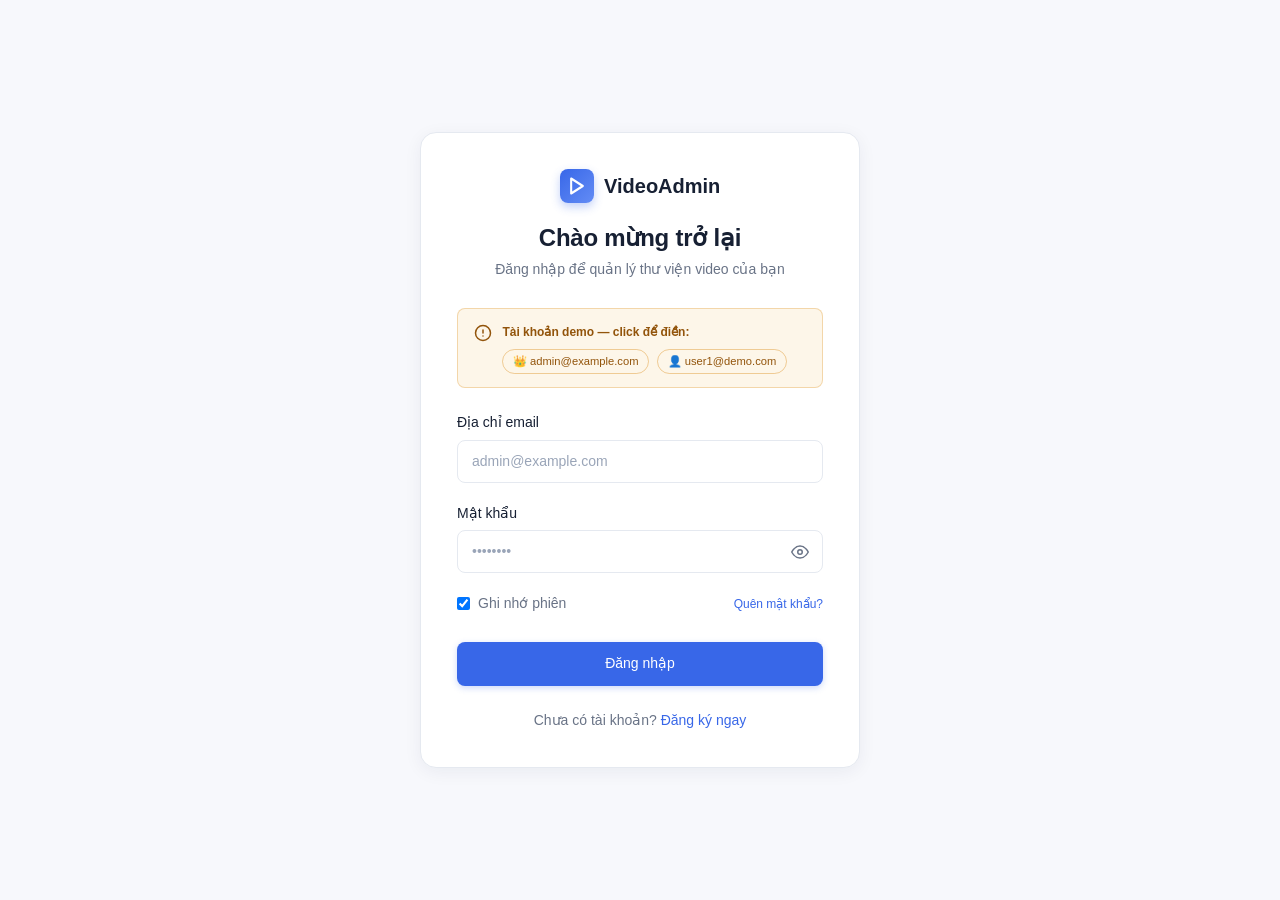
<file: login.html>
<!DOCTYPE html>
<html lang="vi">
<head>
  <meta charset="UTF-8">
  <meta name="viewport" content="width=device-width, initial-scale=1.0">
  <title>Đăng nhập — Video Admin</title>
  <link rel="stylesheet" href="assets/css/reset.css">
  <link rel="stylesheet" href="assets/css/variables.css">
  <link rel="stylesheet" href="assets/css/layout.css">
  <link rel="stylesheet" href="assets/css/components.css">
  <link rel="stylesheet" href="assets/css/pages.css">
</head>
<body class="auth-page-body">
  <div class="auth-container">
    <div class="auth-card">

      <!-- Brand -->
      <div class="auth-header">
        <a href="index.html" class="auth-brand">
          <div class="brand-icon">
            <svg width="20" height="20" viewBox="0 0 24 24" fill="none" stroke="currentColor" stroke-width="2.5" stroke-linecap="round" stroke-linejoin="round">
              <polygon points="5 3 19 12 5 21 5 3"></polygon>
            </svg>
          </div>
          <span>VideoAdmin</span>
        </a>
        <h2 class="auth-title">Chào mừng trở lại</h2>
        <p class="auth-subtitle">Đăng nhập để quản lý thư viện video của bạn</p>
      </div>

      <!-- Demo credentials hint -->
      <div class="demo-alert" role="alert">
        <svg viewBox="0 0 24 24" fill="none" stroke="currentColor" stroke-width="2" stroke-linecap="round" stroke-linejoin="round">
          <circle cx="12" cy="12" r="10"></circle>
          <line x1="12" y1="8" x2="12" y2="12"></line>
          <line x1="12" y1="16" x2="12.01" y2="16"></line>
        </svg>
        <div>
          <strong>Tài khoản demo — click để điền:</strong><br>
          <span style="display:flex;flex-wrap:wrap;gap:0.5rem;margin-top:0.5rem;">
            <button type="button" class="demo-chip"
              data-fill-email="admin@example.com" data-fill-pass="admin123"
              style="padding:0.2rem 0.6rem;font-size:0.7rem;border:1px solid rgba(217,138,22,.4);border-radius:999px;background:transparent;cursor:pointer;color:inherit;">
              👑 admin@example.com
            </button>
            <button type="button" class="demo-chip"
              data-fill-email="user1@demo.com" data-fill-pass="user123"
              style="padding:0.2rem 0.6rem;font-size:0.7rem;border:1px solid rgba(217,138,22,.4);border-radius:999px;background:transparent;cursor:pointer;color:inherit;">
              👤 user1@demo.com
            </button>
          </span>
        </div>
      </div>

      <!-- Login Form -->
      <form id="login-form" novalidate>

        <!-- Email -->
        <div class="form-group">
          <label for="login-email" class="form-label">Địa chỉ email</label>
          <input
            type="email"
            id="login-email"
            class="form-input"
            placeholder="admin@example.com"
            required
            autocomplete="email"
          >
        </div>

        <!-- Password -->
        <div class="form-group">
          <label for="login-password" class="form-label">Mật khẩu</label>
          <div class="input-password-wrapper">
            <input
              type="password"
              id="login-password"
              class="form-input"
              placeholder="••••••••"
              required
              autocomplete="current-password"
            >
            <button type="button" id="toggle-password-btn" class="btn-toggle-password" aria-label="Hiện mật khẩu">
              <svg width="18" height="18" viewBox="0 0 24 24" fill="none" stroke="currentColor" stroke-width="2" stroke-linecap="round" stroke-linejoin="round">
                <path d="M1 12s4-8 11-8 11 8 11 8-4 8-11 8-11-8-11-8z"></path>
                <circle cx="12" cy="12" r="3"></circle>
              </svg>
            </button>
          </div>
        </div>

        <!-- Remember + Forgot -->
        <div class="auth-extra-row">
          <label class="form-checkbox-label">
            <input type="checkbox" id="remember-me" checked>
            <span>Ghi nhớ phiên</span>
          </label>
          <a href="forgot-password.html" style="color:var(--color-primary);font-size:var(--font-size-xs);font-weight:500;">
            Quên mật khẩu?
          </a>
        </div>

        <!-- Submit -->
        <button type="submit" class="btn btn-primary btn-block" style="padding:0.75rem;margin-top:0.5rem;">
          Đăng nhập
        </button>
      </form>

      <div class="auth-footer">
        Chưa có tài khoản? <a href="register.html">Đăng ký ngay</a>
      </div>
    </div>
  </div>

  <script type="module">
    import { LoginPage } from './assets/js/pages/login.js';
    document.addEventListener('DOMContentLoaded', () => {
      LoginPage.init();
    });
  </script>
</body>
</html>
</file>
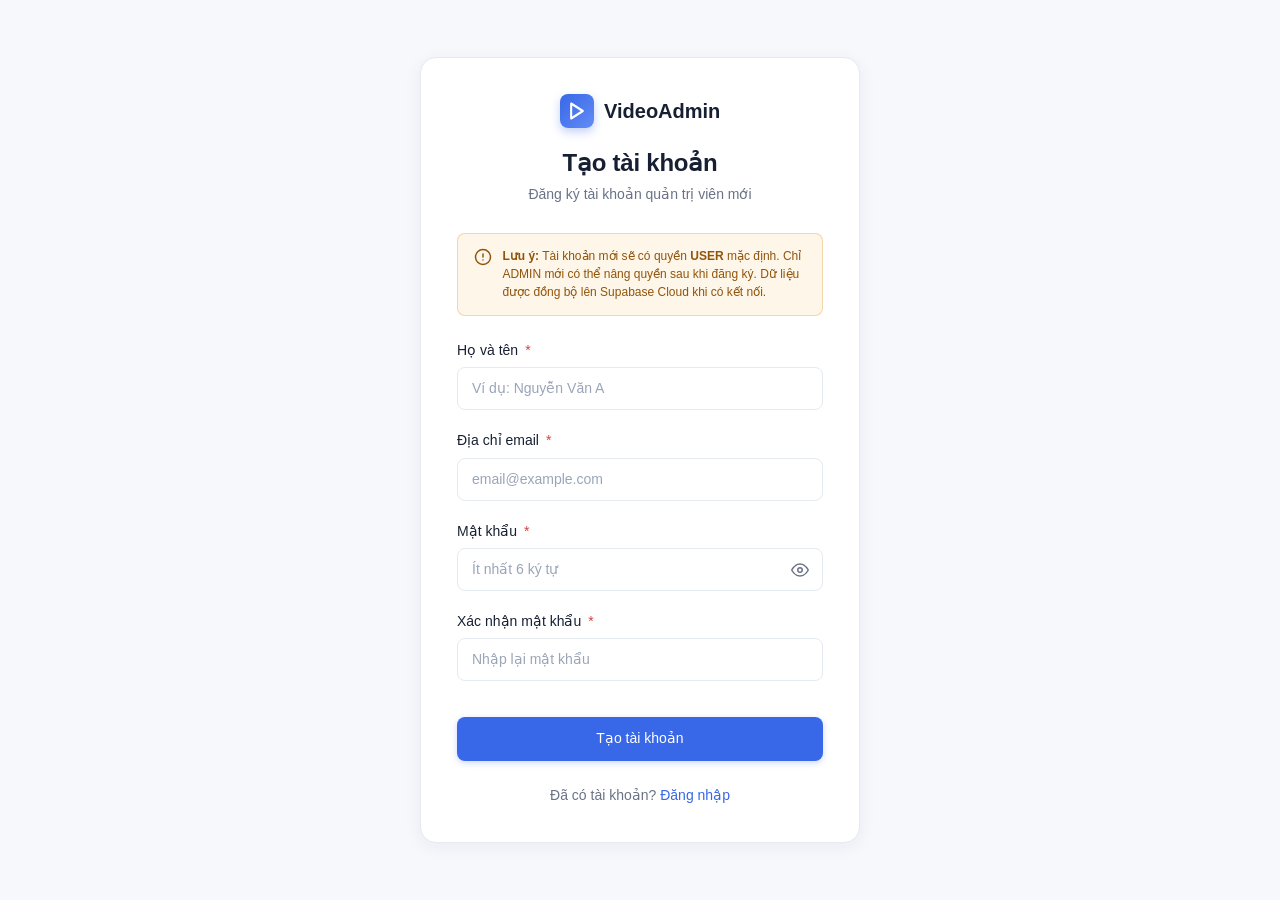
<file: register.html>
<!DOCTYPE html>
<html lang="vi">
<head>
  <meta charset="UTF-8">
  <meta name="viewport" content="width=device-width, initial-scale=1.0">
  <title>Đăng ký tài khoản — Video Admin</title>
  <link rel="stylesheet" href="assets/css/reset.css">
  <link rel="stylesheet" href="assets/css/variables.css">
  <link rel="stylesheet" href="assets/css/layout.css">
  <link rel="stylesheet" href="assets/css/components.css">
  <link rel="stylesheet" href="assets/css/pages.css">
</head>
<body class="auth-page-body">
  <div class="auth-container">
    <div class="auth-card">

      <!-- Brand -->
      <div class="auth-header">
        <a href="index.html" class="auth-brand">
          <div class="brand-icon">
            <svg width="20" height="20" viewBox="0 0 24 24" fill="none" stroke="currentColor" stroke-width="2.5" stroke-linecap="round" stroke-linejoin="round">
              <polygon points="5 3 19 12 5 21 5 3"></polygon>
            </svg>
          </div>
          <span>VideoAdmin</span>
        </a>
        <h2 class="auth-title">Tạo tài khoản</h2>
        <p class="auth-subtitle">Đăng ký tài khoản quản trị viên mới</p>
      </div>

      <!-- Notice -->
      <div class="demo-alert" role="alert">
        <svg viewBox="0 0 24 24" fill="none" stroke="currentColor" stroke-width="2" stroke-linecap="round" stroke-linejoin="round">
          <circle cx="12" cy="12" r="10"></circle>
          <line x1="12" y1="8" x2="12" y2="12"></line>
          <line x1="12" y1="16" x2="12.01" y2="16"></line>
        </svg>
        <div>
          <strong>Lưu ý:</strong> Tài khoản mới sẽ có quyền <strong>USER</strong> mặc định.
          Chỉ ADMIN mới có thể nâng quyền sau khi đăng ký.
          Dữ liệu được đồng bộ lên Supabase Cloud khi có kết nối.
        </div>
      </div>

      <!-- Register Form -->
      <form id="register-form" novalidate>

        <!-- Full Name -->
        <div class="form-group">
          <label for="register-name" class="form-label">Họ và tên <span class="required">*</span></label>
          <input
            type="text"
            id="register-name"
            class="form-input"
            placeholder="Ví dụ: Nguyễn Văn A"
            required
            autocomplete="name"
          >
        </div>

        <!-- Email -->
        <div class="form-group">
          <label for="register-email" class="form-label">Địa chỉ email <span class="required">*</span></label>
          <input
            type="email"
            id="register-email"
            class="form-input"
            placeholder="email@example.com"
            required
            autocomplete="email"
          >
        </div>

        <!-- Password -->
        <div class="form-group">
          <label for="register-password" class="form-label">Mật khẩu <span class="required">*</span></label>
          <div class="input-password-wrapper">
            <input
              type="password"
              id="register-password"
              class="form-input"
              placeholder="Ít nhất 6 ký tự"
              required
              autocomplete="new-password"
            >
            <button type="button" id="toggle-password-btn" class="btn-toggle-password" aria-label="Hiện mật khẩu">
              <svg width="18" height="18" viewBox="0 0 24 24" fill="none" stroke="currentColor" stroke-width="2" stroke-linecap="round" stroke-linejoin="round">
                <path d="M1 12s4-8 11-8 11 8 11 8-4 8-11 8-11-8-11-8z"></path>
                <circle cx="12" cy="12" r="3"></circle>
              </svg>
            </button>
          </div>
          <!-- Password strength indicator -->
          <span id="password-strength" style="font-size:var(--font-size-xs);margin-top:0.3rem;display:block;font-weight:500;"></span>
        </div>

        <!-- Confirm Password -->
        <div class="form-group">
          <label for="register-confirm-password" class="form-label">Xác nhận mật khẩu <span class="required">*</span></label>
          <input
            type="password"
            id="register-confirm-password"
            class="form-input"
            placeholder="Nhập lại mật khẩu"
            required
            autocomplete="new-password"
          >
        </div>

        <!-- Submit -->
        <button type="submit" class="btn btn-primary btn-block" style="padding:0.75rem;margin-top:1rem;">
          Tạo tài khoản
        </button>
      </form>

      <div class="auth-footer">
        Đã có tài khoản? <a href="login.html">Đăng nhập</a>
      </div>
    </div>
  </div>

  <script type="module">
    import { RegisterPage } from './assets/js/pages/register.js';
    document.addEventListener('DOMContentLoaded', () => {
      RegisterPage.init();
    });
  </script>
</body>
</html>
</file>
<file: assets/css/variables.css>
/* ==========================================================================
   Design Tokens & Variables (Light Mode Only)
   ========================================================================== */

:root {
  /* Colors - As specified in 02_UI_UX_GUIDELINES.md */
  --color-bg: #f7f8fc;
  --color-surface: #ffffff;
  --color-surface-muted: #f1f4f9;
  --color-surface-hover: #eaf0f8;
  --color-text: #172033;
  --color-text-muted: #697386;
  --color-text-light: #9aa5b8;
  --color-border: #e5e9f0;
  --color-border-hover: #cbd5e1;

  /* Primary Brand */
  --color-primary: #3867e8;
  --color-primary-hover: #2854cc;
  --color-primary-light: #eff3fe;
  --color-primary-focus: rgba(56, 103, 232, 0.25);

  /* Status / Feedback */
  --color-success: #15966b;
  --color-success-bg: #eaf8f2;
  --color-warning: #d98a16;
  --color-warning-bg: #fdf6e9;
  --color-danger: #d64545;
  --color-danger-bg: #fdf0f0;
  --color-danger-hover: #be3232;

  /* Radii */
  --radius-xs: 4px;
  --radius-sm: 8px;
  --radius-md: 12px;
  --radius-lg: 16px;
  --radius-full: 9999px;

  /* Shadows */
  --shadow-xs: 0 1px 2px rgba(20, 35, 70, 0.04);
  --shadow-sm: 0 2px 6px rgba(20, 35, 70, 0.04);
  --shadow-card: 0 4px 18px rgba(20, 35, 70, 0.06);
  --shadow-dropdown: 0 10px 25px -5px rgba(20, 35, 70, 0.12), 0 8px 10px -6px rgba(20, 35, 70, 0.08);
  --shadow-modal: 0 20px 35px -5px rgba(20, 35, 70, 0.2), 0 10px 15px -5px rgba(20, 35, 70, 0.1);

  /* Typography */
  --font-family-base: -apple-system, BlinkMacSystemFont, 'Segoe UI', Roboto, 'Inter', Helvetica, Arial, sans-serif;
  --font-family-mono: ui-monospace, SFMono-Regular, Menlo, Monaco, Consolas, monospace;

  --font-size-xs: 0.75rem;    /* 12px */
  --font-size-sm: 0.875rem;   /* 14px */
  --font-size-base: 1rem;     /* 16px */
  --font-size-lg: 1.125rem;   /* 18px */
  --font-size-xl: 1.25rem;    /* 20px */
  --font-size-2xl: 1.5rem;    /* 24px */
  --font-size-3xl: 1.875rem;  /* 30px */

  --font-weight-regular: 400;
  --font-weight-medium: 500;
  --font-weight-semibold: 600;
  --font-weight-bold: 700;

  /* Dimensions */
  --sidebar-width: 256px;
  --sidebar-collapsed-width: 72px;
  --header-height: 70px;
  --max-content-width: 1400px;

  /* Transitions */
  --transition-fast: 150ms cubic-bezier(0.4, 0, 0.2, 1);
  --transition-base: 220ms cubic-bezier(0.4, 0, 0.2, 1);

  /* Z-Index */
  --z-sidebar: 100;
  --z-backdrop: 200;
  --z-header: 50;
  --z-dropdown: 150;
  --z-modal: 300;
  --z-toast: 400;
}
</file>
<file: assets/css/layout.css>
/* ==========================================================================
   Application Layout & Grid System
   ========================================================================== */

/* Main layout wrapper */
.app-shell {
  display: flex;
  min-height: 100vh;
  background-color: var(--color-bg);
  color: var(--color-text);
  position: relative;
}

/* Sidebar */
.app-sidebar {
  width: var(--sidebar-width);
  background-color: var(--color-surface);
  border-right: 1px solid var(--color-border);
  display: flex;
  flex-direction: column;
  flex-shrink: 0;
  position: sticky;
  top: 0;
  height: 100vh;
  overflow-y: auto;
  transition: transform var(--transition-base), width var(--transition-base);
  z-index: var(--z-sidebar);
}

.sidebar-header {
  height: var(--header-height);
  display: flex;
  align-items: center;
  justify-content: space-between;
  padding: 0 1.5rem;
  border-bottom: 1px solid var(--color-border);
}

.brand-logo {
  display: flex;
  align-items: center;
  gap: 0.75rem;
  font-size: var(--font-size-lg);
  font-weight: var(--font-weight-bold);
  color: var(--color-text);
  letter-spacing: -0.01em;
}

.brand-icon {
  width: 34px;
  height: 34px;
  border-radius: var(--radius-sm);
  background: linear-gradient(135deg, var(--color-primary), #638cf5);
  display: flex;
  align-items: center;
  justify-content: center;
  color: #ffffff;
  box-shadow: 0 4px 10px rgba(56, 103, 232, 0.3);
}

.sidebar-close-btn {
  display: none;
  padding: 0.4rem;
  border-radius: var(--radius-sm);
  color: var(--color-text-muted);
}

.sidebar-nav {
  flex: 1;
  padding: 1.25rem 1rem;
  display: flex;
  flex-direction: column;
  gap: 0.25rem;
}

.nav-section-title {
  font-size: var(--font-size-xs);
  font-weight: var(--font-weight-bold);
  text-transform: uppercase;
  letter-spacing: 0.05em;
  color: var(--color-text-light);
  padding: 0.75rem 0.75rem 0.35rem 0.75rem;
}

.nav-item {
  display: flex;
  align-items: center;
  gap: 0.85rem;
  padding: 0.7rem 0.85rem;
  border-radius: var(--radius-sm);
  font-size: var(--font-size-sm);
  font-weight: var(--font-weight-medium);
  color: var(--color-text-muted);
  transition: all var(--transition-fast);
}

.nav-item svg {
  width: 20px;
  height: 20px;
  flex-shrink: 0;
  stroke-width: 2;
  transition: stroke var(--transition-fast);
}

.nav-item:hover {
  background-color: var(--color-surface-muted);
  color: var(--color-primary);
}

.nav-item.active {
  background-color: var(--color-primary-light);
  color: var(--color-primary);
  font-weight: var(--font-weight-semibold);
}

.nav-item.active svg {
  stroke: var(--color-primary);
}

.sidebar-footer {
  padding: 1rem;
  border-top: 1px solid var(--color-border);
  background-color: var(--color-surface);
}

.user-profile-badge {
  display: flex;
  align-items: center;
  gap: 0.75rem;
  padding: 0.5rem;
  border-radius: var(--radius-sm);
}

.user-avatar {
  width: 36px;
  height: 36px;
  border-radius: var(--radius-full);
  background: var(--color-primary-light);
  color: var(--color-primary);
  font-weight: var(--font-weight-bold);
  font-size: var(--font-size-sm);
  display: flex;
  align-items: center;
  justify-content: center;
  flex-shrink: 0;
}

.user-meta {
  flex: 1;
  min-width: 0;
}

.user-name {
  font-size: var(--font-size-sm);
  font-weight: var(--font-weight-semibold);
  white-space: nowrap;
  overflow: hidden;
  text-overflow: ellipsis;
}

.user-role {
  font-size: var(--font-size-xs);
  color: var(--color-text-muted);
}

.sidebar-backdrop {
  display: none;
  position: fixed;
  inset: 0;
  background-color: rgba(15, 23, 42, 0.4);
  backdrop-filter: blur(2px);
  z-index: var(--z-backdrop);
}

/* Main Area */
.app-main {
  flex: 1;
  display: flex;
  flex-direction: column;
  min-width: 0;
  background-color: var(--color-bg);
}

/* Header */
.app-header {
  height: var(--header-height);
  background-color: var(--color-surface);
  border-bottom: 1px solid var(--color-border);
  padding: 0 2rem;
  display: flex;
  align-items: center;
  justify-content: space-between;
  position: sticky;
  top: 0;
  z-index: var(--z-header);
}

.header-left {
  display: flex;
  align-items: center;
  gap: 1rem;
}

.mobile-menu-btn {
  display: none;
  padding: 0.5rem;
  border-radius: var(--radius-sm);
  color: var(--color-text);
}

.mobile-menu-btn:hover {
  background-color: var(--color-surface-muted);
}

.page-titles {
  display: flex;
  flex-direction: column;
}

.page-title {
  font-size: var(--font-size-xl);
  font-weight: var(--font-weight-bold);
  color: var(--color-text);
  line-height: 1.2;
}

.page-subtitle {
  font-size: var(--font-size-xs);
  color: var(--color-text-muted);
}

.header-right {
  display: flex;
  align-items: center;
  gap: 1rem;
}

.header-badge {
  display: inline-flex;
  align-items: center;
  gap: 0.4rem;
  padding: 0.35rem 0.75rem;
  border-radius: var(--radius-full);
  background-color: var(--color-warning-bg);
  color: var(--color-warning);
  font-size: var(--font-size-xs);
  font-weight: var(--font-weight-semibold);
  border: 1px solid rgba(217, 138, 22, 0.2);
}

/* App Content Area */
.app-content {
  flex: 1;
  padding: 2rem;
  max-width: var(--max-content-width);
  width: 100%;
  margin: 0 auto;
}

/* Auth Layout (Centered Single Card) */
.auth-page-body {
  min-height: 100vh;
  display: flex;
  align-items: center;
  justify-content: center;
  padding: 2rem 1rem;
  background-color: var(--color-bg);
}

.auth-container {
  width: 100%;
  max-width: 440px;
}

/* Responsive Rules */
@media (max-width: 1024px) {
  .app-sidebar {
    position: fixed;
    left: 0;
    top: 0;
    bottom: 0;
    transform: translateX(-100%);
    box-shadow: var(--shadow-modal);
  }

  .app-sidebar.open {
    transform: translateX(0);
  }

  .sidebar-backdrop.open {
    display: block;
  }

  .sidebar-close-btn {
    display: block;
  }

  .mobile-menu-btn {
    display: block;
  }

  .app-header {
    padding: 0 1.25rem;
  }

  .app-content {
    padding: 1.5rem 1rem;
  }
}

@media (max-width: 640px) {
  .header-badge {
    display: none;
  }
  
  .page-subtitle {
    display: none;
  }

  .page-title {
    font-size: var(--font-size-lg);
  }
}
</file>
<file: assets/css/components.css>
/* ==========================================================================
   UI Components (Light Mode SaaS Design System)
   ========================================================================== */

/* Buttons */
.btn {
  display: inline-flex;
  align-items: center;
  justify-content: center;
  gap: 0.5rem;
  padding: 0.625rem 1.125rem;
  border-radius: var(--radius-sm);
  font-size: var(--font-size-sm);
  font-weight: var(--font-weight-medium);
  line-height: 1.25;
  transition: all var(--transition-fast);
  text-decoration: none;
  cursor: pointer;
  white-space: nowrap;
  border: 1px solid transparent;
}

.btn:focus-visible {
  outline: 2px solid var(--color-primary);
  outline-offset: 2px;
}

.btn:disabled {
  opacity: 0.6;
  cursor: not-allowed;
  pointer-events: none;
}

.btn-primary {
  background-color: var(--color-primary);
  color: #ffffff;
  box-shadow: 0 2px 6px rgba(56, 103, 232, 0.25);
}

.btn-primary:hover {
  background-color: var(--color-primary-hover);
  box-shadow: 0 4px 12px rgba(56, 103, 232, 0.35);
}

.btn-secondary {
  background-color: var(--color-surface);
  color: var(--color-text);
  border-color: var(--color-border);
}

.btn-secondary:hover {
  background-color: var(--color-surface-muted);
  border-color: var(--color-border-hover);
}

.btn-outline {
  background-color: transparent;
  color: var(--color-primary);
  border-color: var(--color-primary);
}

.btn-outline:hover {
  background-color: var(--color-primary-light);
}

.btn-danger {
  background-color: var(--color-danger);
  color: #ffffff;
}

.btn-danger:hover {
  background-color: var(--color-danger-hover);
}

.btn-danger-outline {
  background-color: transparent;
  color: var(--color-danger);
  border-color: rgba(214, 69, 69, 0.3);
}

.btn-danger-outline:hover {
  background-color: var(--color-danger-bg);
  border-color: var(--color-danger);
}

.btn-sm {
  padding: 0.375rem 0.75rem;
  font-size: var(--font-size-xs);
  border-radius: var(--radius-xs);
}

.btn-icon {
  padding: 0.5rem;
  border-radius: var(--radius-sm);
  display: inline-flex;
  align-items: center;
  justify-content: center;
  color: var(--color-text-muted);
  border: 1px solid var(--color-border);
  background-color: var(--color-surface);
}

.btn-icon:hover {
  color: var(--color-text);
  background-color: var(--color-surface-muted);
}

.btn-block {
  width: 100%;
}

/* Cards */
.card {
  background-color: var(--color-surface);
  border: 1px solid var(--color-border);
  border-radius: var(--radius-md);
  box-shadow: var(--shadow-card);
  transition: border-color var(--transition-fast);
}

.card-header {
  padding: 1.25rem 1.5rem;
  border-bottom: 1px solid var(--color-border);
  display: flex;
  align-items: center;
  justify-content: space-between;
  gap: 1rem;
}

.card-title {
  font-size: var(--font-size-base);
  font-weight: var(--font-weight-semibold);
  color: var(--color-text);
}

.card-subtitle {
  font-size: var(--font-size-xs);
  color: var(--color-text-muted);
  margin-top: 0.2rem;
}

.card-body {
  padding: 1.5rem;
}

.card-footer {
  padding: 1rem 1.5rem;
  border-top: 1px solid var(--color-border);
  background-color: #fafbfd;
  border-bottom-left-radius: var(--radius-md);
  border-bottom-right-radius: var(--radius-md);
}

/* KPI Cards */
.kpi-grid {
  display: grid;
  grid-template-columns: repeat(3, 1fr);
  gap: 1.5rem;
  margin-bottom: 1.75rem;
}

.kpi-card {
  background-color: var(--color-surface);
  border: 1px solid var(--color-border);
  border-radius: var(--radius-md);
  padding: 1.5rem;
  box-shadow: var(--shadow-card);
  display: flex;
  align-items: flex-start;
  justify-content: space-between;
  position: relative;
  overflow: hidden;
}

.kpi-card::after {
  content: '';
  position: absolute;
  top: 0;
  left: 0;
  right: 0;
  height: 3px;
  background: var(--color-primary);
  opacity: 0.85;
}

.kpi-card.storage-card::after {
  background: var(--color-warning);
}

.kpi-card.views-card::after {
  background: var(--color-success);
}

.kpi-content {
  display: flex;
  flex-direction: column;
}

.kpi-label {
  font-size: var(--font-size-sm);
  font-weight: var(--font-weight-medium);
  color: var(--color-text-muted);
  margin-bottom: 0.5rem;
}

.kpi-value {
  font-size: var(--font-size-3xl);
  font-weight: var(--font-weight-bold);
  color: var(--color-text);
  line-height: 1.1;
  letter-spacing: -0.02em;
}

.kpi-subtext {
  font-size: var(--font-size-xs);
  color: var(--color-text-muted);
  margin-top: 0.5rem;
  display: flex;
  align-items: center;
  gap: 0.25rem;
}

.kpi-icon-wrap {
  width: 48px;
  height: 48px;
  border-radius: var(--radius-md);
  background-color: var(--color-primary-light);
  color: var(--color-primary);
  display: flex;
  align-items: center;
  justify-content: center;
  flex-shrink: 0;
}

.kpi-card.storage-card .kpi-icon-wrap {
  background-color: var(--color-warning-bg);
  color: var(--color-warning);
}

.kpi-card.views-card .kpi-icon-wrap {
  background-color: var(--color-success-bg);
  color: var(--color-success);
}

/* Charts Grid */
.charts-grid {
  display: grid;
  grid-template-columns: 1fr 1fr;
  gap: 1.5rem;
  margin-bottom: 1.75rem;
}

.chart-card {
  min-height: 380px;
  display: flex;
  flex-direction: column;
}

.chart-card .card-body {
  flex: 1;
  position: relative;
  min-height: 300px;
  width: 100%;
}

/* Segmented Control (Toggle Day/Month) */
.segmented-control {
  display: inline-flex;
  background-color: var(--color-surface-muted);
  padding: 0.25rem;
  border-radius: var(--radius-sm);
  border: 1px solid var(--color-border);
}

.segmented-btn {
  padding: 0.25rem 0.75rem;
  font-size: var(--font-size-xs);
  font-weight: var(--font-weight-medium);
  color: var(--color-text-muted);
  border-radius: var(--radius-xs);
  transition: all var(--transition-fast);
}

.segmented-btn:hover {
  color: var(--color-text);
}

.segmented-btn.active {
  background-color: var(--color-surface);
  color: var(--color-primary);
  font-weight: var(--font-weight-semibold);
  box-shadow: var(--shadow-xs);
}

/* Form Controls */
.form-group {
  margin-bottom: 1.25rem;
}

.form-label {
  display: block;
  font-size: var(--font-size-sm);
  font-weight: var(--font-weight-medium);
  color: var(--color-text);
  margin-bottom: 0.4rem;
}

.form-label .required {
  color: var(--color-danger);
  margin-left: 0.2rem;
}

.form-input, .form-select, .form-textarea {
  width: 100%;
  padding: 0.625rem 0.875rem;
  font-size: var(--font-size-sm);
  color: var(--color-text);
  background-color: var(--color-surface);
  border: 1px solid var(--color-border);
  border-radius: var(--radius-sm);
  transition: border-color var(--transition-fast), box-shadow var(--transition-fast);
}

.form-input:focus, .form-select:focus, .form-textarea:focus {
  outline: none;
  border-color: var(--color-primary);
  box-shadow: 0 0 0 3px var(--color-primary-focus);
}

.form-input::placeholder, .form-textarea::placeholder {
  color: var(--color-text-light);
}

.form-textarea {
  resize: vertical;
  min-height: 100px;
}

.form-helper {
  font-size: var(--font-size-xs);
  color: var(--color-text-muted);
  margin-top: 0.35rem;
}

.form-error {
  font-size: var(--font-size-xs);
  color: var(--color-danger);
  margin-top: 0.35rem;
  display: none;
}

.form-error.visible {
  display: block;
}

.input-password-wrapper {
  position: relative;
  display: flex;
  align-items: center;
}

.input-password-wrapper .form-input {
  padding-right: 2.75rem;
}

.btn-toggle-password {
  position: absolute;
  right: 0.5rem;
  padding: 0.35rem;
  color: var(--color-text-muted);
  display: flex;
  align-items: center;
  justify-content: center;
}

.btn-toggle-password:hover {
  color: var(--color-text);
}

/* Badges */
.badge {
  display: inline-flex;
  align-items: center;
  gap: 0.3rem;
  padding: 0.2rem 0.55rem;
  border-radius: var(--radius-xs);
  font-size: var(--font-size-xs);
  font-weight: var(--font-weight-medium);
  line-height: 1.2;
}

.badge-primary {
  background-color: var(--color-primary-light);
  color: var(--color-primary);
}

.badge-secondary {
  background-color: var(--color-surface-muted);
  color: var(--color-text-muted);
  border: 1px solid var(--color-border);
}

.badge-success {
  background-color: var(--color-success-bg);
  color: var(--color-success);
}

.badge-warning {
  background-color: var(--color-warning-bg);
  color: var(--color-warning);
}

/* Data Table */
.table-card {
  overflow: hidden;
}

.table-toolbar {
  padding: 1.25rem 1.5rem;
  border-bottom: 1px solid var(--color-border);
  display: flex;
  align-items: center;
  justify-content: space-between;
  gap: 1rem;
  flex-wrap: wrap;
}

.table-toolbar-left {
  display: flex;
  align-items: center;
  gap: 0.75rem;
  flex: 1;
  min-width: 280px;
}

.table-toolbar-right {
  display: flex;
  align-items: center;
  gap: 0.75rem;
}

.search-input-wrapper {
  position: relative;
  display: flex;
  align-items: center;
  width: 100%;
  max-width: 320px;
}

.search-icon {
  position: absolute;
  left: 0.85rem;
  color: var(--color-text-light);
  pointer-events: none;
}

.search-input-wrapper .form-input {
  padding-left: 2.35rem;
}

.table-responsive {
  width: 100%;
  overflow-x: auto;
}

.data-table {
  width: 100%;
  text-align: left;
}

.data-table th {
  background-color: var(--color-surface-muted);
  color: var(--color-text-muted);
  font-size: var(--font-size-xs);
  font-weight: var(--font-weight-semibold);
  text-transform: uppercase;
  letter-spacing: 0.05em;
  padding: 0.85rem 1.25rem;
  border-bottom: 1px solid var(--color-border);
}

.data-table td {
  padding: 1rem 1.25rem;
  border-bottom: 1px solid var(--color-border);
  font-size: var(--font-size-sm);
  color: var(--color-text);
  vertical-align: middle;
}

.data-table tbody tr {
  transition: background-color var(--transition-fast);
}

.data-table tbody tr:hover {
  background-color: #f9fbff;
}

.table-thumb {
  width: 64px;
  height: 44px;
  border-radius: var(--radius-xs);
  object-fit: cover;
  background-color: var(--color-surface-muted);
  border: 1px solid var(--color-border);
  flex-shrink: 0;
}

.video-cell {
  display: flex;
  align-items: center;
  gap: 0.85rem;
}

.video-cell-info {
  display: flex;
  flex-direction: column;
  min-width: 0;
}

.video-cell-title {
  font-weight: var(--font-weight-semibold);
  color: var(--color-text);
  overflow: hidden;
  text-overflow: ellipsis;
  white-space: nowrap;
  max-width: 340px;
}

.video-cell-meta {
  font-size: var(--font-size-xs);
  color: var(--color-text-muted);
  display: flex;
  align-items: center;
  gap: 0.5rem;
  margin-top: 0.2rem;
}

.table-actions {
  display: flex;
  align-items: center;
  gap: 0.4rem;
}

/* Pagination */
.pagination-container {
  padding: 1rem 1.5rem;
  display: flex;
  align-items: center;
  justify-content: space-between;
  border-top: 1px solid var(--color-border);
  background-color: var(--color-surface);
}

.pagination-info {
  font-size: var(--font-size-xs);
  color: var(--color-text-muted);
}

.pagination-controls {
  display: flex;
  align-items: center;
  gap: 0.35rem;
}

.page-num-btn {
  min-width: 32px;
  height: 32px;
  padding: 0 0.5rem;
  display: flex;
  align-items: center;
  justify-content: center;
  border-radius: var(--radius-xs);
  font-size: var(--font-size-xs);
  font-weight: var(--font-weight-medium);
  color: var(--color-text);
  border: 1px solid var(--color-border);
  background-color: var(--color-surface);
}

.page-num-btn:hover {
  background-color: var(--color-surface-muted);
}

.page-num-btn.active {
  background-color: var(--color-primary);
  color: #ffffff;
  border-color: var(--color-primary);
}

/* Empty State */
.empty-state {
  padding: 4rem 2rem;
  text-align: center;
  display: flex;
  flex-direction: column;
  align-items: center;
  justify-content: center;
}

.empty-icon {
  width: 56px;
  height: 56px;
  border-radius: var(--radius-full);
  background-color: var(--color-surface-muted);
  color: var(--color-text-light);
  display: flex;
  align-items: center;
  justify-content: center;
  margin-bottom: 1rem;
}

.empty-title {
  font-size: var(--font-size-base);
  font-weight: var(--font-weight-semibold);
  color: var(--color-text);
  margin-bottom: 0.25rem;
}

.empty-desc {
  font-size: var(--font-size-sm);
  color: var(--color-text-muted);
  max-width: 360px;
  margin-bottom: 1.25rem;
}

/* Modals */
.modal-overlay {
  position: fixed;
  inset: 0;
  background-color: rgba(15, 23, 42, 0.45);
  backdrop-filter: blur(2px);
  display: flex;
  align-items: center;
  justify-content: center;
  padding: 1.5rem;
  z-index: var(--z-modal);
  opacity: 0;
  visibility: hidden;
  transition: opacity var(--transition-fast), visibility var(--transition-fast);
}

.modal-overlay.open {
  opacity: 1;
  visibility: visible;
}

.modal-window {
  background-color: var(--color-surface);
  border-radius: var(--radius-lg);
  box-shadow: var(--shadow-modal);
  width: 100%;
  max-width: 500px;
  border: 1px solid var(--color-border);
  transform: translateY(10px) scale(0.98);
  transition: transform var(--transition-fast);
  overflow: hidden;
}

.modal-overlay.open .modal-window {
  transform: translateY(0) scale(1);
}

.modal-header {
  padding: 1.25rem 1.5rem;
  border-bottom: 1px solid var(--color-border);
  display: flex;
  align-items: center;
  justify-content: space-between;
}

.modal-title {
  font-size: var(--font-size-lg);
  font-weight: var(--font-weight-bold);
  color: var(--color-text);
}

.modal-close-btn {
  padding: 0.25rem;
  color: var(--color-text-muted);
  border-radius: var(--radius-xs);
}

.modal-close-btn:hover {
  color: var(--color-text);
  background-color: var(--color-surface-muted);
}

.modal-body {
  padding: 1.5rem;
  font-size: var(--font-size-sm);
  color: var(--color-text-muted);
  line-height: 1.6;
}

.modal-footer {
  padding: 1rem 1.5rem;
  border-top: 1px solid var(--color-border);
  background-color: #fafbfd;
  display: flex;
  align-items: center;
  justify-content: flex-end;
  gap: 0.75rem;
}

/* Toast Container */
.toast-container {
  position: fixed;
  bottom: 1.5rem;
  right: 1.5rem;
  display: flex;
  flex-direction: column;
  gap: 0.75rem;
  z-index: var(--z-toast);
  pointer-events: none;
}

.toast {
  pointer-events: auto;
  display: flex;
  align-items: center;
  gap: 0.75rem;
  padding: 0.85rem 1.25rem;
  background-color: var(--color-surface);
  border-radius: var(--radius-md);
  box-shadow: var(--shadow-dropdown);
  border: 1px solid var(--color-border);
  font-size: var(--font-size-sm);
  color: var(--color-text);
  min-width: 280px;
  max-width: 420px;
  animation: toastSlideIn 250ms cubic-bezier(0.16, 1, 0.3, 1);
  transition: opacity 200ms ease, transform 200ms ease;
}

@keyframes toastSlideIn {
  from {
    opacity: 0;
    transform: translateY(16px);
  }
  to {
    opacity: 1;
    transform: translateY(0);
  }
}

.toast-success {
  border-left: 4px solid var(--color-success);
}
.toast-error {
  border-left: 4px solid var(--color-danger);
}
.toast-warning {
  border-left: 4px solid var(--color-warning);
}
.toast-info {
  border-left: 4px solid var(--color-primary);
}

/* Responsive adjustments for components */
@media (max-width: 1024px) {
  .kpi-grid {
    grid-template-columns: repeat(2, 1fr);
  }
  
  .charts-grid {
    grid-template-columns: 1fr;
  }
}

@media (max-width: 640px) {
  .kpi-grid {
    grid-template-columns: 1fr;
  }

  .table-toolbar {
    flex-direction: column;
    align-items: stretch;
  }

  .table-toolbar-left, .table-toolbar-right {
    min-width: 100%;
    flex-direction: column;
    align-items: stretch;
  }

  .search-input-wrapper {
    max-width: 100%;
  }

  .pagination-container {
    flex-direction: column;
    gap: 0.75rem;
    align-items: center;
  }
}
</file>
<file: assets/css/pages.css>
/* ==========================================================================
   Page-Specific Styles
   ========================================================================== */

/* --------------------------------------------------------------------------
   Auth Pages (Login, Register, Forgot Password)
   -------------------------------------------------------------------------- */
.auth-wrapper {
  min-height: 100vh;
  display: flex;
  flex-direction: column;
  justify-content: center;
  align-items: center;
  padding: 2rem 1.5rem;
  background: radial-gradient(circle at 50% 0%, #edf2fb 0%, var(--color-bg) 75%);
}

.auth-card {
  width: 100%;
  max-width: 440px;
  background-color: var(--color-surface);
  border: 1px solid var(--color-border);
  border-radius: var(--radius-lg);
  box-shadow: var(--shadow-card);
  padding: 2.25rem;
}

.auth-header {
  text-align: center;
  margin-bottom: 1.75rem;
}

.auth-brand {
  display: inline-flex;
  align-items: center;
  gap: 0.65rem;
  margin-bottom: 1.25rem;
  font-size: var(--font-size-xl);
  font-weight: var(--font-weight-bold);
  color: var(--color-text);
}

.auth-title {
  font-size: var(--font-size-2xl);
  font-weight: var(--font-weight-bold);
  color: var(--color-text);
  margin-bottom: 0.35rem;
  letter-spacing: -0.01em;
}

.auth-subtitle {
  font-size: var(--font-size-sm);
  color: var(--color-text-muted);
}

/* Local Demo Alert Banner */
.demo-alert {
  background-color: var(--color-warning-bg);
  border: 1px solid rgba(217, 138, 22, 0.3);
  border-radius: var(--radius-sm);
  padding: 0.85rem 1rem;
  font-size: var(--font-size-xs);
  color: #92540b;
  margin-bottom: 1.5rem;
  display: flex;
  align-items: flex-start;
  gap: 0.65rem;
  line-height: 1.5;
}

.demo-alert svg {
  flex-shrink: 0;
  width: 18px;
  height: 18px;
  margin-top: 1px;
}

.auth-footer {
  margin-top: 1.5rem;
  text-align: center;
  font-size: var(--font-size-sm);
  color: var(--color-text-muted);
}

.auth-footer a {
  color: var(--color-primary);
  font-weight: var(--font-weight-medium);
}

.auth-footer a:hover {
  text-decoration: underline;
}

.auth-extra-row {
  display: flex;
  align-items: center;
  justify-content: space-between;
  margin-bottom: 1.25rem;
  font-size: var(--font-size-sm);
}

.form-checkbox-label {
  display: flex;
  align-items: center;
  gap: 0.5rem;
  font-size: var(--font-size-sm);
  color: var(--color-text-muted);
  cursor: pointer;
}

/* --------------------------------------------------------------------------
   Video Form Page (Add / Edit Video)
   -------------------------------------------------------------------------- */
.video-form-layout {
  display: grid;
  grid-template-columns: 1fr 360px;
  gap: 2rem;
  align-items: start;
}

.form-section-title {
  font-size: var(--font-size-base);
  font-weight: var(--font-weight-semibold);
  color: var(--color-text);
  margin-bottom: 1.25rem;
  padding-bottom: 0.75rem;
  border-bottom: 1px solid var(--color-border);
}

/* Preview Card */
.preview-card {
  position: sticky;
  top: calc(var(--header-height) + 2rem);
}

.preview-media {
  position: relative;
  width: 100%;
  aspect-ratio: 16 / 9;
  background-color: var(--color-surface-muted);
  border-top-left-radius: var(--radius-md);
  border-top-right-radius: var(--radius-md);
  overflow: hidden;
  display: flex;
  align-items: center;
  justify-content: center;
  border-bottom: 1px solid var(--color-border);
}

.preview-img {
  width: 100%;
  height: 100%;
  object-fit: cover;
}

.preview-placeholder {
  display: flex;
  flex-direction: column;
  align-items: center;
  gap: 0.5rem;
  color: var(--color-text-light);
  font-size: var(--font-size-xs);
}

.preview-duration-badge {
  position: absolute;
  bottom: 0.5rem;
  right: 0.5rem;
  background: rgba(15, 23, 42, 0.75);
  color: #ffffff;
  font-size: var(--font-size-xs);
  padding: 0.15rem 0.4rem;
  border-radius: var(--radius-xs);
  font-variant-numeric: tabular-nums;
}

.preview-info {
  padding: 1.25rem;
}

.preview-title {
  font-size: var(--font-size-base);
  font-weight: var(--font-weight-semibold);
  color: var(--color-text);
  margin-bottom: 0.5rem;
  line-height: 1.35;
}

.preview-meta {
  display: flex;
  align-items: center;
  gap: 0.75rem;
  font-size: var(--font-size-xs);
  color: var(--color-text-muted);
  margin-bottom: 0.75rem;
}

.preview-desc {
  font-size: var(--font-size-xs);
  color: var(--color-text-muted);
  line-height: 1.5;
  display: -webkit-box;
  -webkit-line-clamp: 3;
  -webkit-box-orient: vertical;
  overflow: hidden;
}

/* --------------------------------------------------------------------------
   Categories Page
   -------------------------------------------------------------------------- */
.categories-grid {
  display: grid;
  grid-template-columns: repeat(auto-fill, minmax(280px, 1fr));
  gap: 1.25rem;
  margin-top: 1.5rem;
}

.category-card {
  background-color: var(--color-surface);
  border: 1px solid var(--color-border);
  border-radius: var(--radius-md);
  padding: 1.25rem;
  box-shadow: var(--shadow-card);
  display: flex;
  flex-direction: column;
  justify-content: space-between;
  gap: 1rem;
}

.category-card-header {
  display: flex;
  align-items: flex-start;
  justify-content: space-between;
}

.category-card-title {
  font-size: var(--font-size-base);
  font-weight: var(--font-weight-semibold);
  color: var(--color-text);
}

.category-card-count {
  font-size: var(--font-size-xs);
  color: var(--color-text-muted);
  margin-top: 0.25rem;
}

.category-card-actions {
  display: flex;
  align-items: center;
  justify-content: flex-end;
  gap: 0.5rem;
  padding-top: 0.75rem;
  border-top: 1px solid var(--color-border);
}

/* --------------------------------------------------------------------------
   Responsive Page Overrides
   -------------------------------------------------------------------------- */
@media (max-width: 1024px) {
  .video-form-layout {
    grid-template-columns: 1fr;
  }

  .preview-card {
    position: static;
  }
}
</file>
